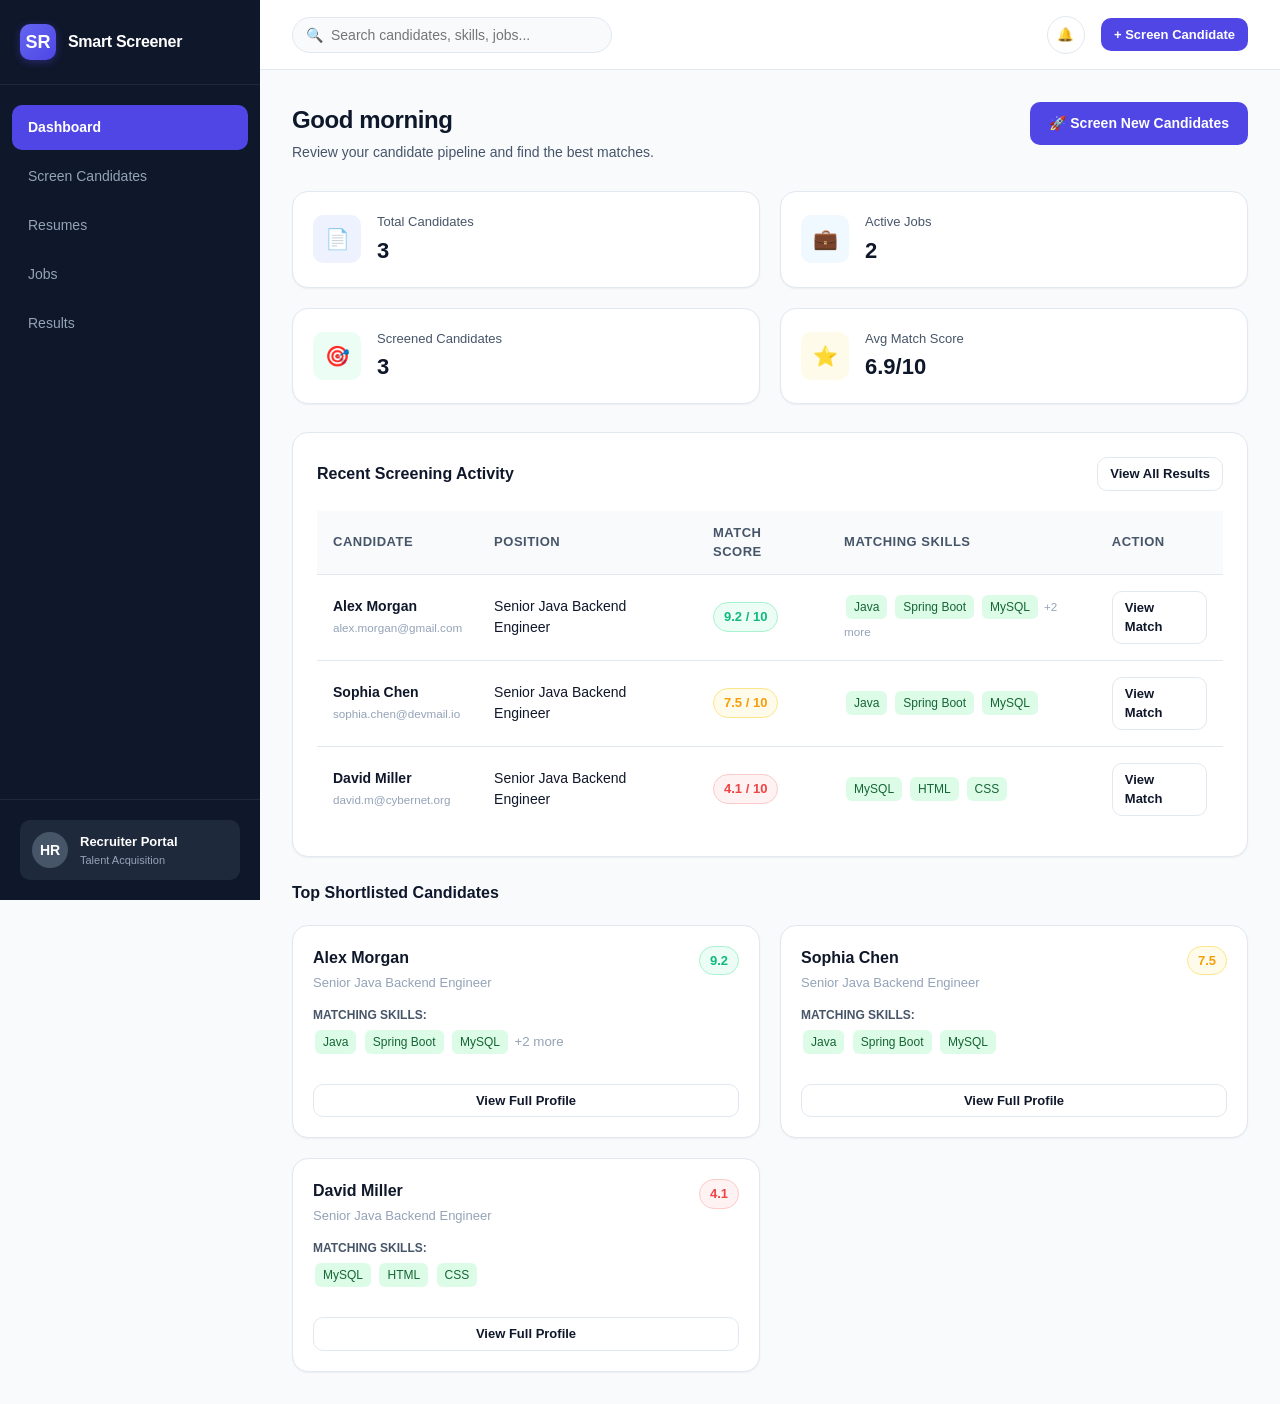
<file: src/main/resources/static/index.html>
<!DOCTYPE html>
<html lang="en">
<head>
    <meta charset="UTF-8">
    <meta name="viewport" content="width=device-width, initial-scale=1.0">
    <title>Smart Resume Screener</title>
    <script>
        window.location.href = 'dashboard.html';
    </script>
</head>
<body>
    <p>Redirecting to <a href="dashboard.html">Dashboard</a>...</p>
</body>
</html>
</file>
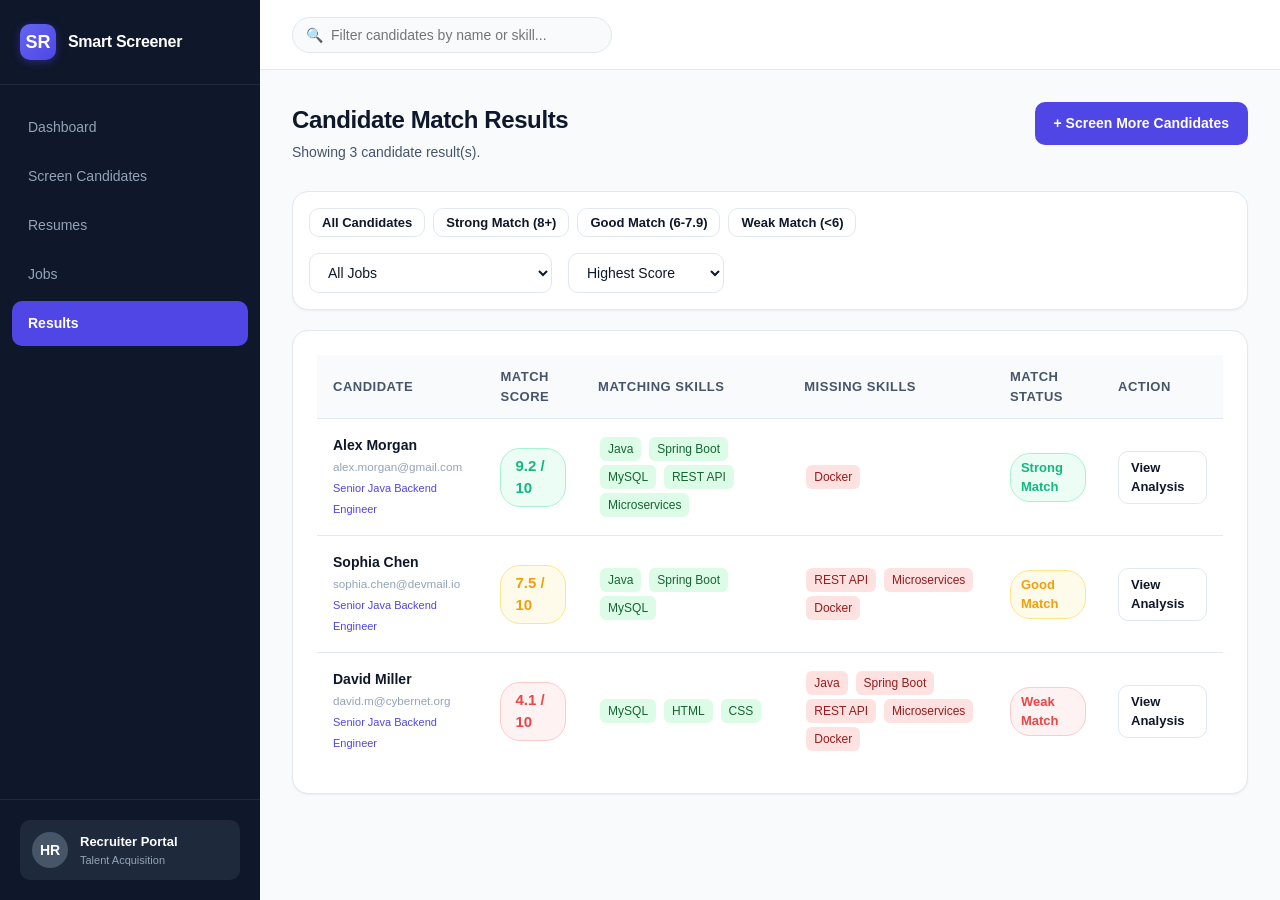
<file: src/main/resources/static/candidate.html>
<!DOCTYPE html>
<html lang="en">
<head>
    <meta charset="UTF-8">
    <meta name="viewport" content="width=device-width, initial-scale=1.0">
    <title>Candidate Scorecard - Smart Resume Screener</title>
    <link rel="stylesheet" href="css/style.css">
    <link rel="stylesheet" href="css/responsive.css">
</head>
<body>
    <div class="app-container">
        <!-- Sidebar -->
        <aside class="sidebar" id="sidebar">
            <div class="sidebar-header">
                <div class="sidebar-logo-icon">SR</div>
                <div class="sidebar-brand">Smart Screener</div>
            </div>
            <ul class="sidebar-menu">
                <li class="menu-item"><a href="dashboard.html">Dashboard</a></li>
                <li class="menu-item"><a href="screening.html">Screen Candidates</a></li>
                <li class="menu-item"><a href="resumes.html">Resumes</a></li>
                <li class="menu-item"><a href="jobs.html">Jobs</a></li>
                <li class="menu-item active"><a href="results.html">Results</a></li>
            </ul>
            <div class="sidebar-footer">
                <div class="recruiter-badge">
                    <div class="avatar">HR</div>
                    <div class="user-info">
                        <span class="user-name">Recruiter Portal</span>
                        <span class="user-role">Talent Acquisition</span>
                    </div>
                </div>
            </div>
        </aside>

        <!-- Main Wrapper -->
        <div class="main-wrapper">
            <header class="top-header">
                <button class="mobile-toggle" id="mobileToggle">☰</button>
                <a href="results.html" class="btn btn-secondary btn-sm">← Back to Results</a>
            </header>

            <main class="content-area">
                <!-- Candidate Header Card -->
                <div class="card">
                    <div style="display: flex; justify-content: space-between; align-items: flex-start; flex-wrap: wrap; gap: 20px;">
                        <div>
                            <h1 class="page-title" id="candName">Loading Candidate...</h1>
                            <div style="font-size: 16px; color: var(--primary); font-weight: 600; margin-top: 4px;" id="candJobTitle">Position Name</div>
                            <div class="flex gap-4 mt-4" style="color: var(--text-secondary); font-size: 14px;">
                                <span>📧 <span id="candEmail">--</span></span>
                                <span>📞 <span id="candPhone">--</span></span>
                            </div>
                        </div>

                        <!-- Score Banner -->
                        <div style="background: var(--background); border: 1px solid var(--border); padding: 20px 32px; border-radius: var(--radius-lg); text-align: center;">
                            <div style="font-size: 12px; font-weight: 700; text-transform: uppercase; color: var(--text-muted); letter-spacing: 1px;">AI Match Score</div>
                            <div style="font-size: 36px; font-weight: 800; margin: 4px 0;" id="scoreDisplay">0.0</div>
                            <div id="statusBadge" class="score-badge strong">Loading</div>
                        </div>
                    </div>

                    <div class="flex gap-2 mt-4" style="border-top: 1px solid var(--border); padding-top: 16px;">
                        <button class="btn btn-primary btn-sm" id="shortlistBtn">★ Shortlist Candidate</button>
                        <a href="#" id="downloadResumeBtn" class="btn btn-secondary btn-sm">📄 View Original Resume</a>
                    </div>
                </div>

                <!-- 2-Column Evaluation Grid -->
                <div style="display: grid; grid-template-columns: 2fr 1fr; gap: 24px;">
                    <!-- Left Column: AI Justification & Skills -->
                    <div>
                        <!-- AI Explanation Card -->
                        <div class="card">
                            <h2 class="card-title" style="margin-bottom: 12px;">🤖 AI Match Evaluation & Justification</h2>
                            <div style="font-size: 15px; color: var(--text-primary); line-height: 1.7; background-color: var(--background); padding: 16px; border-radius: var(--radius-md); border-left: 4px solid var(--primary);" id="aiReason">
                                Analyzing evaluation output...
                            </div>
                        </div>

                        <!-- Skills Matrix -->
                        <div class="card">
                            <h2 class="card-title">Skill Comparison Matrix</h2>
                            <div style="margin-top: 16px;">
                                <div style="font-weight: 600; font-size: 14px; color: #166534; margin-bottom: 8px;">✓ MATCHING REQUIRED SKILLS</div>
                                <div id="matchingSkillsBox" style="margin-bottom: 20px;"></div>

                                <div style="font-weight: 600; font-size: 14px; color: #991b1b; margin-bottom: 8px;">✗ MISSING SKILLS</div>
                                <div id="missingSkillsBox"></div>
                            </div>
                        </div>
                    </div>

                    <!-- Right Column: Verification Checks -->
                    <div>
                        <div class="card">
                            <h2 class="card-title">Requirement Verification</h2>
                            
                            <div style="margin-top: 16px; display: flex; flex-direction: column; gap: 16px;">
                                <div style="display: flex; align-items: center; justify-content: space-between; padding: 12px; background: var(--background); border-radius: var(--radius-md);">
                                    <div>
                                        <div style="font-weight: 600; font-size: 14px;">Experience Match</div>
                                        <div style="font-size: 12px; color: var(--text-secondary);">Relevant experience</div>
                                    </div>
                                    <span id="expCheckBadge" class="score-badge strong">Verified</span>
                                </div>

                                <div style="display: flex; align-items: center; justify-content: space-between; padding: 12px; background: var(--background); border-radius: var(--radius-md);">
                                    <div>
                                        <div style="font-weight: 600; font-size: 14px;">Education Match</div>
                                        <div style="font-size: 12px; color: var(--text-secondary);">Degree alignment</div>
                                    </div>
                                    <span id="eduCheckBadge" class="score-badge strong">Verified</span>
                                </div>
                            </div>
                        </div>

                        <!-- Extracted Resume Details -->
                        <div class="card">
                            <h2 class="card-title">Extracted Details</h2>
                            <div style="font-size: 13px; color: var(--text-secondary); margin-top: 12px;" id="extractedDetailsBox">
                                Loading candidate resume details...
                            </div>
                        </div>
                    </div>
                </div>
            </main>
        </div>
    </div>

    <script src="js/api.js"></script>
    <script src="js/candidate.js"></script>
</body>
</html>
</file>
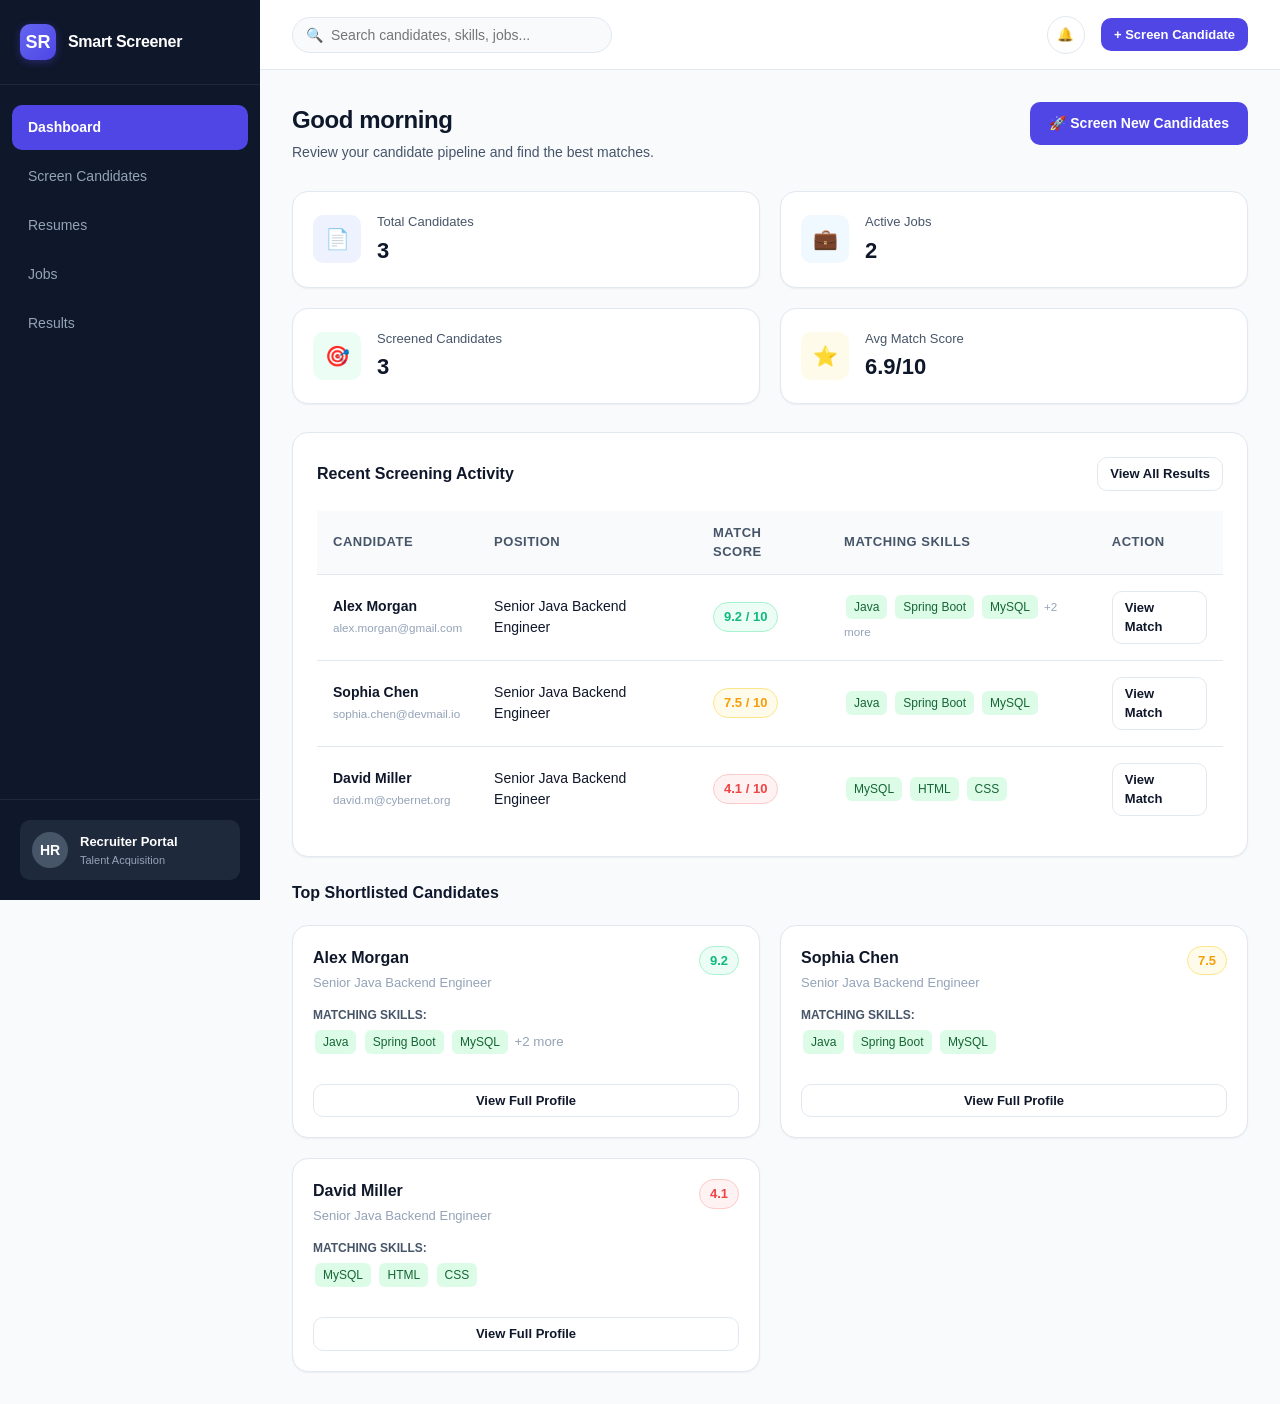
<file: src/main/resources/static/dashboard.html>
<!DOCTYPE html>
<html lang="en">
<head>
    <meta charset="UTF-8">
    <meta name="viewport" content="width=device-width, initial-scale=1.0">
    <title>Dashboard - Smart Resume Screener</title>
    <link rel="stylesheet" href="css/style.css">
    <link rel="stylesheet" href="css/responsive.css">
</head>
<body>
    <div class="app-container">
        <!-- Sidebar Navigation -->
        <aside class="sidebar" id="sidebar">
            <div class="sidebar-header">
                <div class="sidebar-logo-icon">SR</div>
                <div class="sidebar-brand">Smart Screener</div>
            </div>
            <ul class="sidebar-menu">
                <li class="menu-item active"><a href="dashboard.html">Dashboard</a></li>
                <li class="menu-item"><a href="screening.html">Screen Candidates</a></li>
                <li class="menu-item"><a href="resumes.html">Resumes</a></li>
                <li class="menu-item"><a href="jobs.html">Jobs</a></li>
                <li class="menu-item"><a href="results.html">Results</a></li>
            </ul>
            <div class="sidebar-footer">
                <div class="recruiter-badge">
                    <div class="avatar">HR</div>
                    <div class="user-info">
                        <span class="user-name">Recruiter Portal</span>
                        <span class="user-role">Talent Acquisition</span>
                    </div>
                </div>
            </div>
        </aside>

        <!-- Main Wrapper -->
        <div class="main-wrapper">
            <!-- Top Header -->
            <header class="top-header">
                <button class="mobile-toggle" id="mobileToggle">☰</button>
                <div class="header-search">
                    <span class="search-icon">🔍</span>
                    <input type="text" placeholder="Search candidates, skills, jobs...">
                </div>
                <div class="header-actions">
                    <button class="btn-icon" title="Notifications">🔔</button>
                    <a href="screening.html" class="btn btn-primary btn-sm">+ Screen Candidate</a>
                </div>
            </header>

            <!-- Page Content -->
            <main class="content-area">
                <div class="page-header">
                    <div>
                        <h1 class="page-title">Good morning</h1>
                        <p class="page-subtitle">Review your candidate pipeline and find the best matches.</p>
                    </div>
                    <a href="screening.html" class="btn btn-primary">🚀 Screen New Candidates</a>
                </div>

                <!-- Stats Grid -->
                <div class="stats-grid">
                    <div class="stat-card">
                        <div class="stat-icon indigo">📄</div>
                        <div>
                            <div class="stat-label">Total Candidates</div>
                            <div class="stat-value" id="statCandidates">0</div>
                        </div>
                    </div>
                    <div class="stat-card">
                        <div class="stat-icon sky">💼</div>
                        <div>
                            <div class="stat-label">Active Jobs</div>
                            <div class="stat-value" id="statJobs">0</div>
                        </div>
                    </div>
                    <div class="stat-card">
                        <div class="stat-icon emerald">🎯</div>
                        <div>
                            <div class="stat-label">Screened Candidates</div>
                            <div class="stat-value" id="statScreened">0</div>
                        </div>
                    </div>
                    <div class="stat-card">
                        <div class="stat-icon amber">⭐</div>
                        <div>
                            <div class="stat-label">Avg Match Score</div>
                            <div class="stat-value" id="statAvgScore">0.0</div>
                        </div>
                    </div>
                </div>

                <!-- Recent Screening Activity -->
                <div class="card">
                    <div class="card-header">
                        <h2 class="card-title">Recent Screening Activity</h2>
                        <a href="results.html" class="btn btn-secondary btn-sm">View All Results</a>
                    </div>
                    <div class="table-container">
                        <table class="table">
                            <thead>
                                <tr>
                                    <th>Candidate</th>
                                    <th>Position</th>
                                    <th>Match Score</th>
                                    <th>Matching Skills</th>
                                    <th>Action</th>
                                </tr>
                            </thead>
                            <tbody id="recentTableBody">
                                <tr>
                                    <td colspan="5" style="text-align: center; color: var(--text-muted);">Loading screening activity...</td>
                                </tr>
                            </tbody>
                        </table>
                    </div>
                </div>

                <!-- Top Candidates Section -->
                <div class="card-header mt-4">
                    <h2 class="card-title">Top Shortlisted Candidates</h2>
                </div>
                <div class="candidate-grid" id="topCandidatesGrid">
                    <!-- Dynamic Candidate Cards -->
                </div>
            </main>
        </div>
    </div>

    <script src="js/api.js"></script>
    <script src="js/dashboard.js"></script>
</body>
</html>
</file>
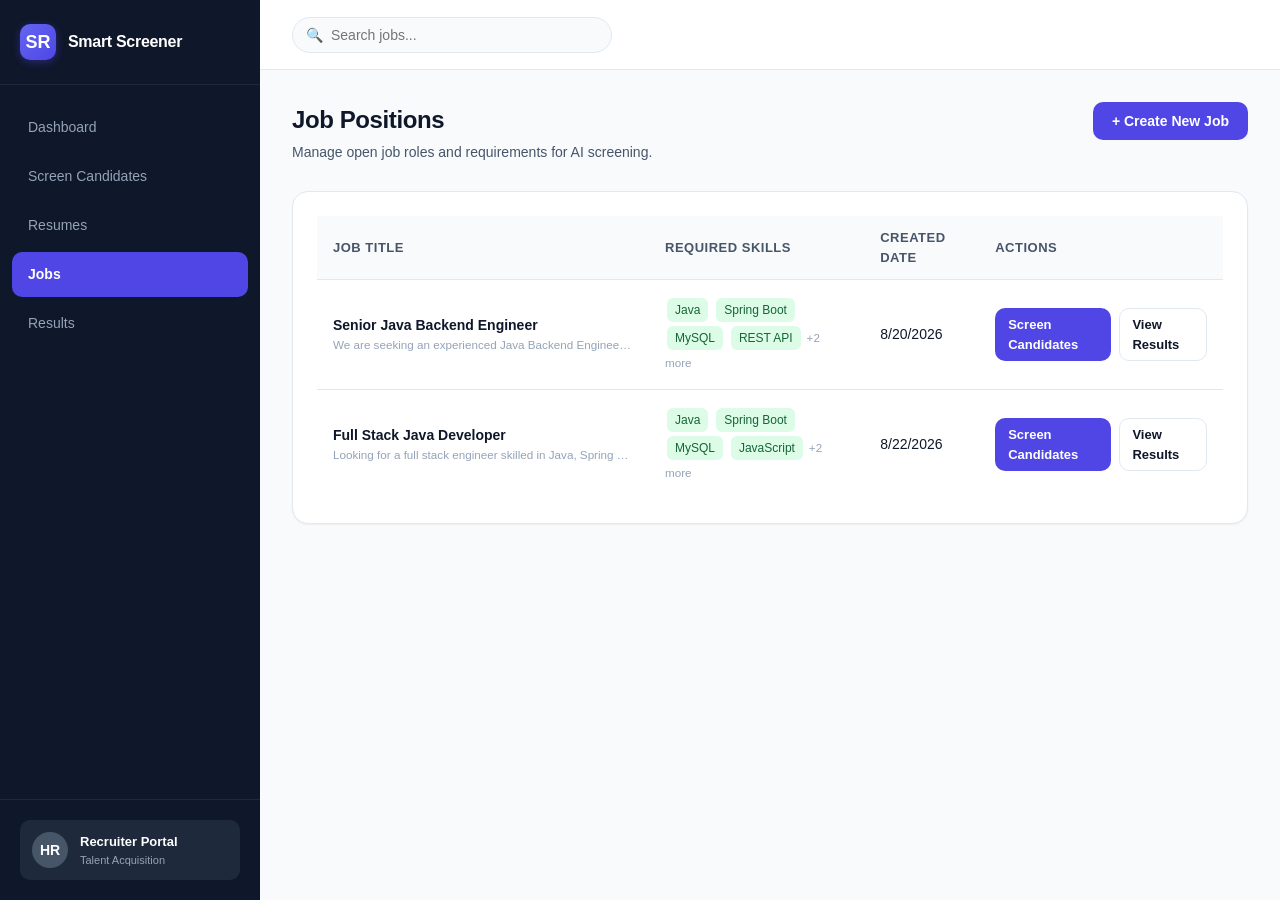
<file: src/main/resources/static/jobs.html>
<!DOCTYPE html>
<html lang="en">
<head>
    <meta charset="UTF-8">
    <meta name="viewport" content="width=device-width, initial-scale=1.0">
    <title>Job Positions - Smart Resume Screener</title>
    <link rel="stylesheet" href="css/style.css">
    <link rel="stylesheet" href="css/responsive.css">
</head>
<body>
    <div class="app-container">
        <!-- Sidebar -->
        <aside class="sidebar" id="sidebar">
            <div class="sidebar-header">
                <div class="sidebar-logo-icon">SR</div>
                <div class="sidebar-brand">Smart Screener</div>
            </div>
            <ul class="sidebar-menu">
                <li class="menu-item"><a href="dashboard.html">Dashboard</a></li>
                <li class="menu-item"><a href="screening.html">Screen Candidates</a></li>
                <li class="menu-item"><a href="resumes.html">Resumes</a></li>
                <li class="menu-item active"><a href="jobs.html">Jobs</a></li>
                <li class="menu-item"><a href="results.html">Results</a></li>
            </ul>
            <div class="sidebar-footer">
                <div class="recruiter-badge">
                    <div class="avatar">HR</div>
                    <div class="user-info">
                        <span class="user-name">Recruiter Portal</span>
                        <span class="user-role">Talent Acquisition</span>
                    </div>
                </div>
            </div>
        </aside>

        <!-- Main Wrapper -->
        <div class="main-wrapper">
            <header class="top-header">
                <button class="mobile-toggle" id="mobileToggle">☰</button>
                <div class="header-search">
                    <span class="search-icon">🔍</span>
                    <input type="text" placeholder="Search jobs...">
                </div>
            </header>

            <main class="content-area">
                <div class="page-header">
                    <div>
                        <h1 class="page-title">Job Positions</h1>
                        <p class="page-subtitle">Manage open job roles and requirements for AI screening.</p>
                    </div>
                    <button class="btn btn-primary" id="openCreateModalBtn">+ Create New Job</button>
                </div>

                <!-- Create Job Form Card (Collapsible) -->
                <div class="card" id="createJobCard" style="display: none;">
                    <div class="card-header">
                        <h2 class="card-title">Create Job Description</h2>
                        <button class="btn btn-secondary btn-sm" id="closeCreateModalBtn">✕ Cancel</button>
                    </div>
                    <form id="createJobForm">
                        <div class="form-group">
                            <label class="form-label" for="jobTitleInput">Job Title *</label>
                            <input type="text" id="jobTitleInput" class="form-control" placeholder="e.g. Java Backend Developer" required>
                        </div>

                        <div class="form-group">
                            <label class="form-label" for="jobSkillsInput">Required Skills</label>
                            <input type="text" id="jobSkillsInput" class="form-control" placeholder="e.g. Java, Spring Boot, MySQL, REST API, Microservices">
                        </div>

                        <div class="form-group">
                            <label class="form-label" for="jobDescInput">Job Description *</label>
                            <textarea id="jobDescInput" class="form-control" placeholder="Enter detailed job description, responsibilities, and qualifications..." required></textarea>
                        </div>

                        <div style="display: flex; justify-content: flex-end; gap: 10px;">
                            <button type="submit" class="btn btn-primary">Save Job Description</button>
                        </div>
                    </form>
                </div>

                <!-- Jobs Table Card -->
                <div class="card">
                    <div class="table-container">
                        <table class="table">
                            <thead>
                                <tr>
                                    <th>Job Title</th>
                                    <th>Required Skills</th>
                                    <th>Created Date</th>
                                    <th>Actions</th>
                                </tr>
                            </thead>
                            <tbody id="jobsTableBody">
                                <tr>
                                    <td colspan="4" style="text-align: center; color: var(--text-muted);">Loading job positions...</td>
                                </tr>
                            </tbody>
                        </table>
                    </div>
                </div>
            </main>
        </div>
    </div>

    <script src="js/api.js"></script>
    <script src="js/jobs.js"></script>
</body>
</html>
</file>
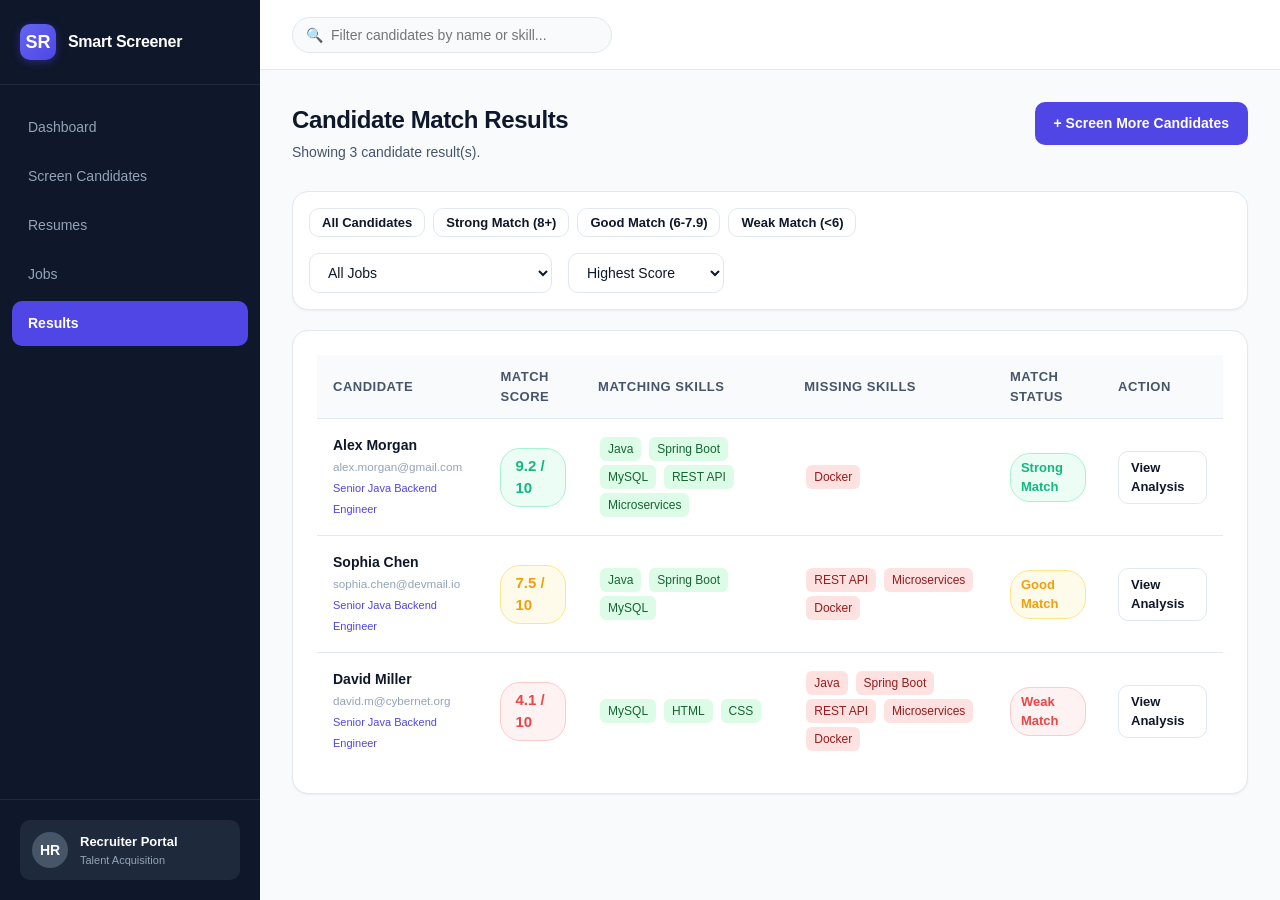
<file: src/main/resources/static/results.html>
<!DOCTYPE html>
<html lang="en">
<head>
    <meta charset="UTF-8">
    <meta name="viewport" content="width=device-width, initial-scale=1.0">
    <title>Screening Results - Smart Resume Screener</title>
    <link rel="stylesheet" href="css/style.css">
    <link rel="stylesheet" href="css/responsive.css">
</head>
<body>
    <div class="app-container">
        <!-- Sidebar -->
        <aside class="sidebar" id="sidebar">
            <div class="sidebar-header">
                <div class="sidebar-logo-icon">SR</div>
                <div class="sidebar-brand">Smart Screener</div>
            </div>
            <ul class="sidebar-menu">
                <li class="menu-item"><a href="dashboard.html">Dashboard</a></li>
                <li class="menu-item"><a href="screening.html">Screen Candidates</a></li>
                <li class="menu-item"><a href="resumes.html">Resumes</a></li>
                <li class="menu-item"><a href="jobs.html">Jobs</a></li>
                <li class="menu-item active"><a href="results.html">Results</a></li>
            </ul>
            <div class="sidebar-footer">
                <div class="recruiter-badge">
                    <div class="avatar">HR</div>
                    <div class="user-info">
                        <span class="user-name">Recruiter Portal</span>
                        <span class="user-role">Talent Acquisition</span>
                    </div>
                </div>
            </div>
        </aside>

        <!-- Main Wrapper -->
        <div class="main-wrapper">
            <header class="top-header">
                <button class="mobile-toggle" id="mobileToggle">☰</button>
                <div class="header-search">
                    <span class="search-icon">🔍</span>
                    <input type="text" id="searchInput" placeholder="Filter candidates by name or skill...">
                </div>
            </header>

            <main class="content-area">
                <div class="page-header">
                    <div>
                        <h1 class="page-title">Candidate Match Results</h1>
                        <p class="page-subtitle" id="resultsSubHeader">Ranked shortlist based on LLM semantic analysis.</p>
                    </div>
                    <a href="screening.html" class="btn btn-primary">+ Screen More Candidates</a>
                </div>

                <!-- Controls & Filters Bar -->
                <div class="card" style="padding: 16px; margin-bottom: 20px;">
                    <div style="display: flex; flex-wrap: wrap; justify-content: space-between; align-items: center; gap: 16px;">
                        <!-- Match Grade Filters -->
                        <div class="flex gap-2" id="filterBtnGroup">
                            <button class="btn btn-secondary btn-sm active-filter" data-filter="all">All Candidates</button>
                            <button class="btn btn-secondary btn-sm" data-filter="strong">Strong Match (8+)</button>
                            <button class="btn btn-secondary btn-sm" data-filter="good">Good Match (6-7.9)</button>
                            <button class="btn btn-secondary btn-sm" data-filter="weak">Weak Match (<6)</button>
                        </div>

                        <!-- Sorting Dropdown & Job Switcher -->
                        <div class="flex gap-4 items-center">
                            <select id="jobFilterSelect" class="form-control" style="width: auto;">
                                <option value="all">All Jobs</option>
                            </select>

                            <select id="sortSelect" class="form-control" style="width: auto;">
                                <option value="score-desc">Highest Score</option>
                                <option value="score-asc">Lowest Score</option>
                                <option value="name-asc">Candidate Name</option>
                            </select>
                        </div>
                    </div>
                </div>

                <!-- Results Table -->
                <div class="card">
                    <div class="table-container">
                        <table class="table">
                            <thead>
                                <tr>
                                    <th>Candidate</th>
                                    <th>Match Score</th>
                                    <th>Matching Skills</th>
                                    <th>Missing Skills</th>
                                    <th>Match Status</th>
                                    <th>Action</th>
                                </tr>
                            </thead>
                            <tbody id="resultsTableBody">
                                <tr>
                                    <td colspan="6" style="text-align: center; color: var(--text-muted);">Loading screening results...</td>
                                </tr>
                            </tbody>
                        </table>
                    </div>
                </div>
            </main>
        </div>
    </div>

    <script src="js/api.js"></script>
    <script src="js/results.js"></script>
</body>
</html>
</file>
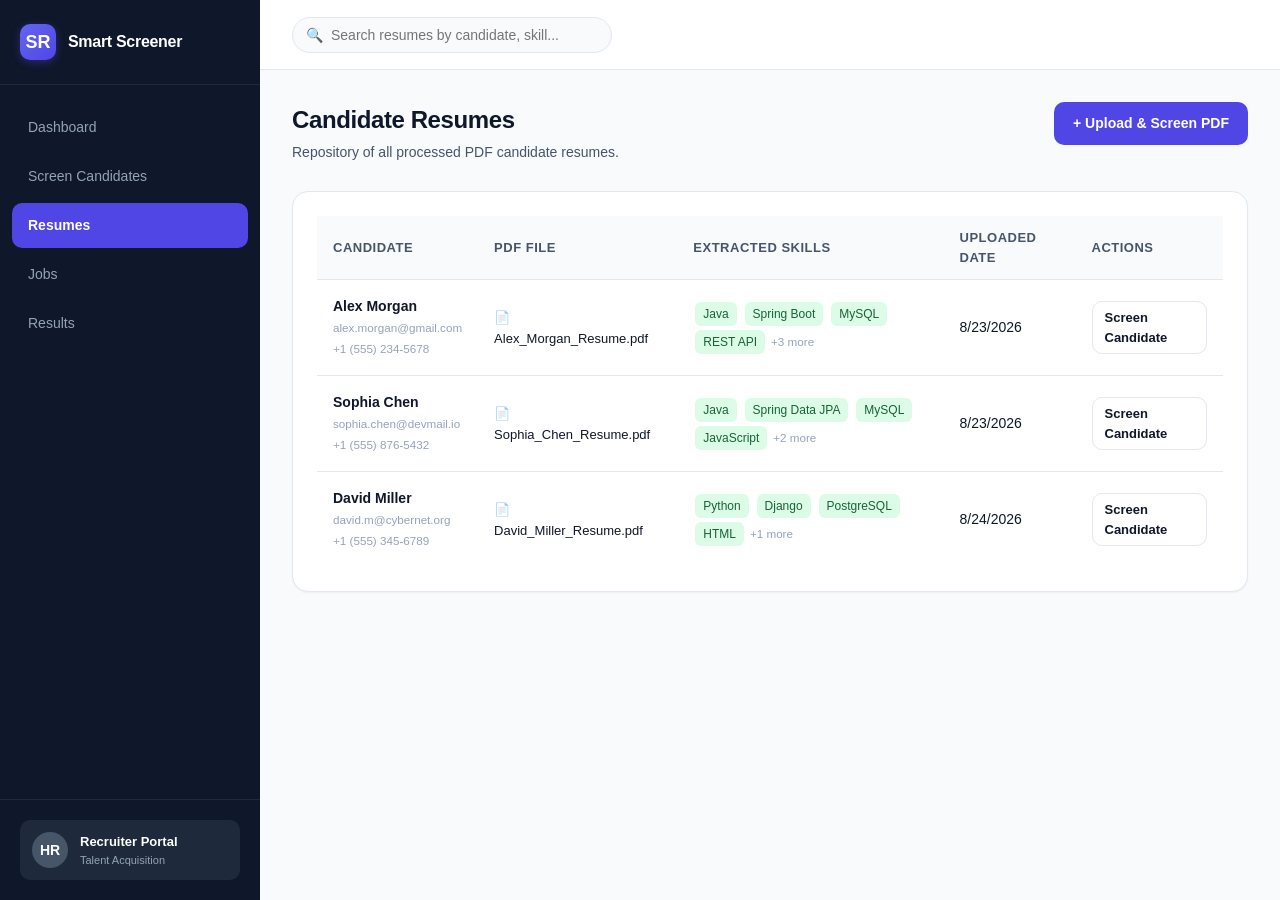
<file: src/main/resources/static/resumes.html>
<!DOCTYPE html>
<html lang="en">
<head>
    <meta charset="UTF-8">
    <meta name="viewport" content="width=device-width, initial-scale=1.0">
    <title>Resumes Repository - Smart Resume Screener</title>
    <link rel="stylesheet" href="css/style.css">
    <link rel="stylesheet" href="css/responsive.css">
</head>
<body>
    <div class="app-container">
        <!-- Sidebar -->
        <aside class="sidebar" id="sidebar">
            <div class="sidebar-header">
                <div class="sidebar-logo-icon">SR</div>
                <div class="sidebar-brand">Smart Screener</div>
            </div>
            <ul class="sidebar-menu">
                <li class="menu-item"><a href="dashboard.html">Dashboard</a></li>
                <li class="menu-item"><a href="screening.html">Screen Candidates</a></li>
                <li class="menu-item active"><a href="resumes.html">Resumes</a></li>
                <li class="menu-item"><a href="jobs.html">Jobs</a></li>
                <li class="menu-item"><a href="results.html">Results</a></li>
            </ul>
            <div class="sidebar-footer">
                <div class="recruiter-badge">
                    <div class="avatar">HR</div>
                    <div class="user-info">
                        <span class="user-name">Recruiter Portal</span>
                        <span class="user-role">Talent Acquisition</span>
                    </div>
                </div>
            </div>
        </aside>

        <!-- Main Wrapper -->
        <div class="main-wrapper">
            <header class="top-header">
                <button class="mobile-toggle" id="mobileToggle">☰</button>
                <div class="header-search">
                    <span class="search-icon">🔍</span>
                    <input type="text" id="resumeSearchInput" placeholder="Search resumes by candidate, skill...">
                </div>
            </header>

            <main class="content-area">
                <div class="page-header">
                    <div>
                        <h1 class="page-title">Candidate Resumes</h1>
                        <p class="page-subtitle">Repository of all processed PDF candidate resumes.</p>
                    </div>
                    <a href="screening.html" class="btn btn-primary">+ Upload & Screen PDF</a>
                </div>

                <!-- Resumes Table Card -->
                <div class="card">
                    <div class="table-container">
                        <table class="table">
                            <thead>
                                <tr>
                                    <th>Candidate</th>
                                    <th>PDF File</th>
                                    <th>Extracted Skills</th>
                                    <th>Uploaded Date</th>
                                    <th>Actions</th>
                                </tr>
                            </thead>
                            <tbody id="resumesTableBody">
                                <tr>
                                    <td colspan="5" style="text-align: center; color: var(--text-muted);">Loading resumes...</td>
                                </tr>
                            </tbody>
                        </table>
                    </div>
                </div>
            </main>
        </div>
    </div>

    <script src="js/api.js"></script>
    <script src="js/resumes.js"></script>
</body>
</html>
</file>
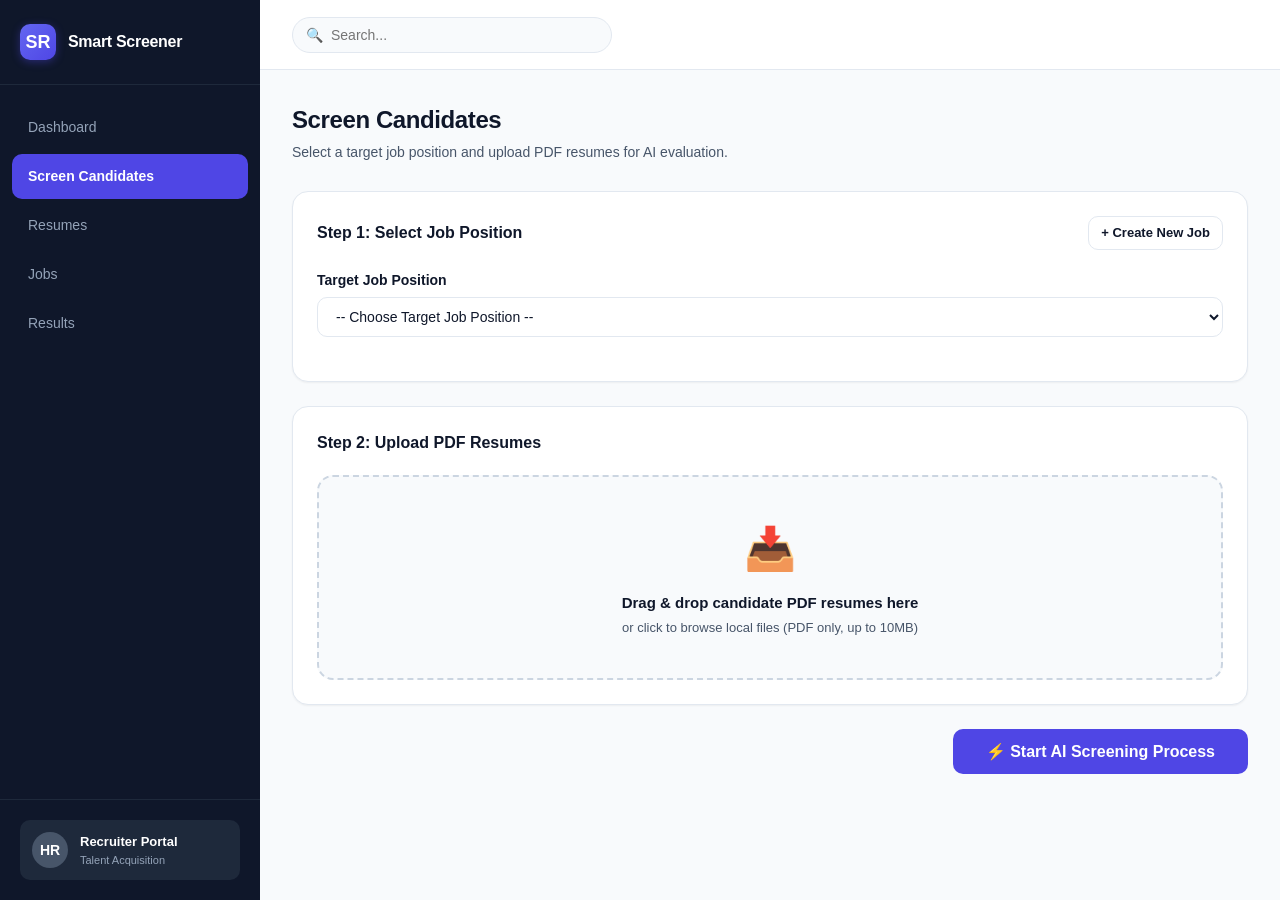
<file: src/main/resources/static/screening.html>
<!DOCTYPE html>
<html lang="en">
<head>
    <meta charset="UTF-8">
    <meta name="viewport" content="width=device-width, initial-scale=1.0">
    <title>Screen Candidates - Smart Resume Screener</title>
    <link rel="stylesheet" href="css/style.css">
    <link rel="stylesheet" href="css/responsive.css">
</head>
<body>
    <div class="app-container">
        <!-- Sidebar -->
        <aside class="sidebar" id="sidebar">
            <div class="sidebar-header">
                <div class="sidebar-logo-icon">SR</div>
                <div class="sidebar-brand">Smart Screener</div>
            </div>
            <ul class="sidebar-menu">
                <li class="menu-item"><a href="dashboard.html">Dashboard</a></li>
                <li class="menu-item active"><a href="screening.html">Screen Candidates</a></li>
                <li class="menu-item"><a href="resumes.html">Resumes</a></li>
                <li class="menu-item"><a href="jobs.html">Jobs</a></li>
                <li class="menu-item"><a href="results.html">Results</a></li>
            </ul>
            <div class="sidebar-footer">
                <div class="recruiter-badge">
                    <div class="avatar">HR</div>
                    <div class="user-info">
                        <span class="user-name">Recruiter Portal</span>
                        <span class="user-role">Talent Acquisition</span>
                    </div>
                </div>
            </div>
        </aside>

        <!-- Main Wrapper -->
        <div class="main-wrapper">
            <header class="top-header">
                <button class="mobile-toggle" id="mobileToggle">☰</button>
                <div class="header-search">
                    <span class="search-icon">🔍</span>
                    <input type="text" placeholder="Search...">
                </div>
            </header>

            <main class="content-area">
                <div class="page-header">
                    <div>
                        <h1 class="page-title">Screen Candidates</h1>
                        <p class="page-subtitle">Select a target job position and upload PDF resumes for AI evaluation.</p>
                    </div>
                </div>

                <!-- Workflow Step 1: Select Job -->
                <div class="card">
                    <div class="card-header">
                        <h2 class="card-title">Step 1: Select Job Position</h2>
                        <a href="jobs.html" class="btn btn-secondary btn-sm">+ Create New Job</a>
                    </div>
                    <div class="form-group">
                        <label class="form-label" for="jobSelect">Target Job Position</label>
                        <select id="jobSelect" class="form-control">
                            <option value="">-- Loading positions --</option>
                        </select>
                    </div>
                    <div id="jobDetailsBox" style="background-color: var(--background); padding: 16px; border-radius: var(--radius-md); display: none;">
                        <div style="font-weight: 600; margin-bottom: 4px;" id="selectedJobTitle"></div>
                        <div style="font-size: 13px; color: var(--text-secondary); margin-bottom: 8px;" id="selectedJobSkills"></div>
                        <div style="font-size: 13px; color: var(--text-secondary);" id="selectedJobDesc"></div>
                    </div>
                </div>

                <!-- Workflow Step 2: Upload Resumes -->
                <div class="card">
                    <div class="card-header">
                        <h2 class="card-title">Step 2: Upload PDF Resumes</h2>
                    </div>
                    
                    <div class="dropzone" id="dropzone">
                        <div class="dropzone-icon">📥</div>
                        <div class="dropzone-text">Drag & drop candidate PDF resumes here</div>
                        <div class="dropzone-subtext">or click to browse local files (PDF only, up to 10MB)</div>
                        <input type="file" id="fileInput" accept=".pdf" multiple style="display: none;">
                    </div>

                    <!-- Uploaded Files Queue -->
                    <div class="mt-4" id="filesQueueContainer" style="display: none;">
                        <div style="font-weight: 600; font-size: 14px; margin-bottom: 10px;">Staged PDF Resumes:</div>
                        <div id="filesList" style="display: flex; flex-direction: column; gap: 8px;"></div>
                    </div>
                </div>

                <!-- Workflow Step 3: Action -->
                <div style="display: flex; justify-content: flex-end; margin-top: 20px;">
                    <button id="startScreeningBtn" class="btn btn-primary" style="padding: 12px 32px; font-size: 16px;">
                        ⚡ Start AI Screening Process
                    </button>
                </div>
            </main>
        </div>
    </div>

    <!-- Loading Overlay -->
    <div class="loading-overlay" id="loadingOverlay">
        <div class="spinner"></div>
        <h2 style="font-size: 20px; font-weight: 700; margin-bottom: 8px;">Analyzing resumes with LLM AI...</h2>
        <p style="font-size: 14px; opacity: 0.9;" id="loadingStatusText">Extracting PDF text and evaluating match scores...</p>
    </div>

    <script src="js/api.js"></script>
    <script src="js/screening.js"></script>
</body>
</html>
</file>
<file: src/main/resources/static/css/style.css>
/* ==========================================================================
   SMART RESUME SCREENER - MODERN RECRUITMENT SAAS STYLESHEET
   ========================================================================== */

:root {
    /* Color Palette */
    --primary: #4f46e5;
    --primary-hover: #4338ca;
    --primary-light: #eef2ff;
    --secondary: #0f172a;
    --background: #f8fafc;
    --surface: #ffffff;
    --border: #e2e8f0;
    --border-hover: #cbd5e1;
    
    /* Text Colors */
    --text-primary: #0f172a;
    --text-secondary: #475569;
    --text-muted: #94a3b8;
    
    /* Status & Badge Colors */
    --match-high: #10b981;
    --match-high-bg: #ecfdf5;
    --match-high-border: #a7f3d0;
    
    --match-medium: #f59e0b;
    --match-medium-bg: #fffbeb;
    --match-medium-border: #fde68a;
    
    --match-low: #ef4444;
    --match-low-bg: #fef2f2;
    --match-low-border: #fecaca;
    
    /* Typography */
    --font-family: -apple-system, BlinkMacSystemFont, "Segoe UI", Roboto, Helvetica, Arial, sans-serif;
    
    /* Layout Dimensions */
    --sidebar-width: 260px;
    --header-height: 70px;
    
    /* Shadows & Border Radius */
    --radius-sm: 6px;
    --radius-md: 10px;
    --radius-lg: 16px;
    --shadow-sm: 0 1px 2px 0 rgba(0, 0, 0, 0.05);
    --shadow-md: 0 4px 6px -1px rgba(0, 0, 0, 0.1), 0 2px 4px -1px rgba(0, 0, 0, 0.06);
    --shadow-lg: 0 10px 15px -3px rgba(0, 0, 0, 0.1), 0 4px 6px -2px rgba(0, 0, 0, 0.05);
}

/* Reset & Base Styles */
* {
    margin: 0;
    padding: 0;
    box-sizing: border-box;
}

body {
    font-family: var(--font-family);
    background-color: var(--background);
    color: var(--text-primary);
    line-height: 1.5;
    -webkit-font-smoothing: antialiased;
}

a {
    color: var(--primary);
    text-decoration: none;
}

/* Layout Shell */
.app-container {
    display: flex;
    min-height: 100vh;
}

/* Sidebar */
.sidebar {
    width: var(--sidebar-width);
    background-color: #0f172a;
    color: #f8fafc;
    display: flex;
    flex-direction: column;
    position: fixed;
    top: 0;
    bottom: 0;
    left: 0;
    z-index: 100;
    transition: transform 0.3s ease;
}

.sidebar-header {
    padding: 24px 20px;
    display: flex;
    align-items: center;
    gap: 12px;
    border-bottom: 1px solid #1e293b;
}

.sidebar-logo-icon {
    width: 36px;
    height: 36px;
    background: linear-gradient(135deg, #6366f1, #4f46e5);
    border-radius: var(--radius-md);
    display: flex;
    align-items: center;
    justify-content: center;
    font-weight: 700;
    color: #ffffff;
    font-size: 18px;
    box-shadow: 0 2px 8px rgba(79, 70, 229, 0.4);
}

.sidebar-brand {
    font-size: 16px;
    font-weight: 700;
    letter-spacing: -0.3px;
    color: #ffffff;
}

.sidebar-menu {
    padding: 20px 12px;
    list-style: none;
    flex-grow: 1;
    display: flex;
    flex-direction: column;
    gap: 4px;
}

.menu-item a {
    display: flex;
    align-items: center;
    gap: 12px;
    padding: 12px 16px;
    color: #94a3b8;
    font-size: 14px;
    font-weight: 500;
    border-radius: var(--radius-md);
    transition: all 0.2s ease;
}

.menu-item a:hover {
    color: #ffffff;
    background-color: #1e293b;
}

.menu-item.active a {
    color: #ffffff;
    background-color: var(--primary);
    font-weight: 600;
}

.sidebar-footer {
    padding: 20px;
    border-top: 1px solid #1e293b;
}

.recruiter-badge {
    display: flex;
    align-items: center;
    gap: 12px;
    background-color: #1e293b;
    padding: 12px;
    border-radius: var(--radius-md);
}

.avatar {
    width: 36px;
    height: 36px;
    border-radius: 50%;
    background-color: #475569;
    color: #ffffff;
    display: flex;
    align-items: center;
    justify-content: center;
    font-weight: 600;
    font-size: 14px;
}

.user-info {
    display: flex;
    flex-direction: column;
}

.user-name {
    font-size: 13px;
    font-weight: 600;
    color: #ffffff;
}

.user-role {
    font-size: 11px;
    color: #94a3b8;
}

/* Main Area */
.main-wrapper {
    margin-left: var(--sidebar-width);
    flex: 1;
    display: flex;
    flex-direction: column;
    min-width: 0;
}

/* Top Header */
.top-header {
    height: var(--header-height);
    background-color: var(--surface);
    border-bottom: 1px solid var(--border);
    display: flex;
    align-items: center;
    justify-content: space-between;
    padding: 0 32px;
    position: sticky;
    top: 0;
    z-index: 90;
}

.mobile-toggle {
    display: none;
    background: none;
    border: none;
    font-size: 22px;
    cursor: pointer;
    color: var(--text-primary);
}

.header-search {
    position: relative;
    width: 320px;
}

.header-search input {
    width: 100%;
    padding: 9px 16px 9px 38px;
    border: 1px solid var(--border);
    border-radius: 20px;
    font-size: 14px;
    outline: none;
    background-color: var(--background);
    transition: all 0.2s ease;
}

.header-search input:focus {
    border-color: var(--primary);
    background-color: var(--surface);
    box-shadow: 0 0 0 3px rgba(79, 70, 229, 0.1);
}

.search-icon {
    position: absolute;
    left: 14px;
    top: 50%;
    transform: translateY(-50%);
    color: var(--text-muted);
    font-size: 14px;
}

.header-actions {
    display: flex;
    align-items: center;
    gap: 16px;
}

.btn-icon {
    width: 38px;
    height: 38px;
    border-radius: 50%;
    border: 1px solid var(--border);
    background-color: var(--surface);
    display: flex;
    align-items: center;
    justify-content: center;
    cursor: pointer;
    color: var(--text-secondary);
    transition: all 0.2s ease;
}

.btn-icon:hover {
    background-color: var(--background);
    color: var(--text-primary);
}

/* Page Content */
.content-area {
    padding: 32px;
    flex: 1;
}

.page-header {
    margin-bottom: 28px;
    display: flex;
    justify-content: space-between;
    align-items: flex-start;
}

.page-title {
    font-size: 24px;
    font-weight: 700;
    color: var(--text-primary);
    letter-spacing: -0.4px;
}

.page-subtitle {
    font-size: 14px;
    color: var(--text-secondary);
    margin-top: 4px;
}

/* Buttons */
.btn {
    display: inline-flex;
    align-items: center;
    justify-content: center;
    gap: 8px;
    padding: 10px 18px;
    font-size: 14px;
    font-weight: 600;
    border-radius: var(--radius-md);
    border: 1px solid transparent;
    cursor: pointer;
    transition: all 0.2s ease;
}

.btn-primary {
    background-color: var(--primary);
    color: #ffffff;
}

.btn-primary:hover {
    background-color: var(--primary-hover);
}

.btn-secondary {
    background-color: var(--surface);
    border-color: var(--border);
    color: var(--text-primary);
}

.btn-secondary:hover {
    background-color: var(--background);
    border-color: var(--border-hover);
}

.btn-sm {
    padding: 6px 12px;
    font-size: 13px;
}

/* Cards */
.card {
    background-color: var(--surface);
    border: 1px solid var(--border);
    border-radius: var(--radius-lg);
    box-shadow: var(--shadow-sm);
    padding: 24px;
    margin-bottom: 24px;
}

.card-header {
    display: flex;
    align-items: center;
    justify-content: space-between;
    margin-bottom: 20px;
}

.card-title {
    font-size: 16px;
    font-weight: 700;
    color: var(--text-primary);
}

/* Stats Grid */
.stats-grid {
    display: grid;
    grid-template-columns: repeat(4, 1fr);
    gap: 20px;
    margin-bottom: 28px;
}

.stat-card {
    background-color: var(--surface);
    border: 1px solid var(--border);
    border-radius: var(--radius-lg);
    padding: 20px;
    box-shadow: var(--shadow-sm);
    display: flex;
    align-items: center;
    gap: 16px;
}

.stat-icon {
    width: 48px;
    height: 48px;
    border-radius: var(--radius-md);
    display: flex;
    align-items: center;
    justify-content: center;
    font-size: 20px;
}

.stat-icon.indigo { background-color: #eef2ff; color: #4f46e5; }
.stat-icon.emerald { background-color: #ecfdf5; color: #10b981; }
.stat-icon.amber { background-color: #fffbeb; color: #f59e0b; }
.stat-icon.sky { background-color: #f0f9ff; color: #0284c7; }

.stat-label {
    font-size: 13px;
    color: var(--text-secondary);
    font-weight: 500;
}

.stat-value {
    font-size: 22px;
    font-weight: 700;
    color: var(--text-primary);
    margin-top: 2px;
}

/* Tables */
.table-container {
    width: 100%;
    overflow-x: auto;
}

.table {
    width: 100%;
    border-collapse: collapse;
    text-align: left;
    font-size: 14px;
}

.table th {
    background-color: var(--background);
    padding: 12px 16px;
    font-weight: 600;
    color: var(--text-secondary);
    border-bottom: 1px solid var(--border);
    font-size: 13px;
    text-transform: uppercase;
    letter-spacing: 0.5px;
}

.table td {
    padding: 16px;
    border-bottom: 1px solid var(--border);
    color: var(--text-primary);
    vertical-align: middle;
}

.table tr:last-child td {
    border-bottom: none;
}

.table tr:hover td {
    background-color: #f8fafc;
}

/* Badges & Scores */
.score-badge {
    display: inline-flex;
    align-items: center;
    justify-content: center;
    padding: 4px 10px;
    border-radius: 20px;
    font-weight: 700;
    font-size: 13px;
}

.score-badge.strong {
    background-color: var(--match-high-bg);
    color: var(--match-high);
    border: 1px solid var(--match-high-border);
}

.score-badge.good {
    background-color: var(--match-medium-bg);
    color: var(--match-medium);
    border: 1px solid var(--match-medium-border);
}

.score-badge.weak {
    background-color: var(--match-low-bg);
    color: var(--match-low);
    border: 1px solid var(--match-low-border);
}

.skill-tag {
    display: inline-block;
    padding: 3px 8px;
    background-color: #f1f5f9;
    color: #334155;
    border-radius: var(--radius-sm);
    font-size: 12px;
    font-weight: 500;
    margin: 2px;
}

.skill-tag.matched {
    background-color: #dcfce7;
    color: #166534;
}

.skill-tag.missing {
    background-color: #fee2e2;
    color: #991b1b;
}

/* Forms & Selects */
.form-group {
    margin-bottom: 20px;
}

.form-label {
    display: block;
    font-size: 14px;
    font-weight: 600;
    color: var(--text-primary);
    margin-bottom: 6px;
}

.form-control {
    width: 100%;
    padding: 10px 14px;
    border: 1px solid var(--border);
    border-radius: var(--radius-md);
    font-size: 14px;
    color: var(--text-primary);
    background-color: var(--surface);
    outline: none;
    transition: all 0.2s ease;
}

.form-control:focus {
    border-color: var(--primary);
    box-shadow: 0 0 0 3px rgba(79, 70, 229, 0.1);
}

textarea.form-control {
    min-height: 120px;
    resize: vertical;
}

/* Upload Dropzone */
.dropzone {
    border: 2px dashed var(--border-hover);
    border-radius: var(--radius-lg);
    padding: 40px;
    text-align: center;
    background-color: var(--background);
    cursor: pointer;
    transition: all 0.2s ease;
}

.dropzone:hover, .dropzone.dragover {
    border-color: var(--primary);
    background-color: var(--primary-light);
}

.dropzone-icon {
    font-size: 42px;
    color: var(--primary);
    margin-bottom: 12px;
}

.dropzone-text {
    font-size: 15px;
    font-weight: 600;
    color: var(--text-primary);
}

.dropzone-subtext {
    font-size: 13px;
    color: var(--text-secondary);
    margin-top: 4px;
}

/* Candidate Grid */
.candidate-grid {
    display: grid;
    grid-template-columns: repeat(auto-fill, minmax(320px, 1fr));
    gap: 20px;
}

.candidate-card {
    background-color: var(--surface);
    border: 1px solid var(--border);
    border-radius: var(--radius-lg);
    padding: 20px;
    box-shadow: var(--shadow-sm);
    display: flex;
    flex-direction: column;
    justify-content: space-between;
    transition: transform 0.2s ease, box-shadow 0.2s ease;
}

.candidate-card:hover {
    transform: translateY(-2px);
    box-shadow: var(--shadow-md);
}

.candidate-card-header {
    display: flex;
    align-items: flex-start;
    justify-content: space-between;
    margin-bottom: 12px;
}

/* Loading Overlay */
.loading-overlay {
    position: fixed;
    inset: 0;
    background-color: rgba(15, 23, 42, 0.7);
    backdrop-filter: blur(4px);
    display: flex;
    flex-direction: column;
    align-items: center;
    justify-content: center;
    z-index: 1000;
    color: #ffffff;
    opacity: 0;
    pointer-events: none;
    transition: opacity 0.3s ease;
}

.loading-overlay.active {
    opacity: 1;
    pointer-events: auto;
}

.spinner {
    width: 48px;
    height: 48px;
    border: 4px solid rgba(255, 255, 255, 0.2);
    border-top-color: #ffffff;
    border-radius: 50%;
    animation: spin 0.8s linear infinite;
    margin-bottom: 16px;
}

@keyframes spin {
    to { transform: rotate(360deg); }
}

/* Utility Classes */
.flex { display: flex; }
.items-center { align-items: center; }
.justify-between { justify-content: space-between; }
.gap-2 { gap: 8px; }
.gap-4 { gap: 16px; }
.mt-4 { margin-top: 16px; }
.mb-4 { margin-bottom: 16px; }
.text-muted { color: var(--text-muted); }
</file>
<file: src/main/resources/static/css/responsive.css>
/* ==========================================================================
   SMART RESUME SCREENER - RESPONSIVE STYLESHEET
   ========================================================================== */

/* Large Laptops & Desktops (<= 1280px) */
@media (max-width: 1280px) {
    .stats-grid {
        grid-template-columns: repeat(2, 1fr);
    }
}

/* Tablets & Small Laptops (<= 1024px) */
@media (max-width: 1024px) {
    :root {
        --sidebar-width: 220px;
    }
    .content-area {
        padding: 24px;
    }
}

/* Mobile & Tablets (<= 768px) */
@media (max-width: 768px) {
    .sidebar {
        transform: translateX(-100%);
        width: 260px;
    }

    .sidebar.open {
        transform: translateX(0);
    }

    .main-wrapper {
        margin-left: 0;
    }

    .mobile-toggle {
        display: block;
    }

    .top-header {
        padding: 0 16px;
    }

    .header-search {
        width: 200px;
    }

    .content-area {
        padding: 16px;
    }

    .stats-grid {
        grid-template-columns: repeat(2, 1fr);
        gap: 12px;
    }

    .page-header {
        flex-direction: column;
        gap: 12px;
    }

    .candidate-grid {
        grid-template-columns: 1fr;
    }
}

/* Mobile Screens (<= 430px, 390px, 375px) */
@media (max-width: 480px) {
    .stats-grid {
        grid-template-columns: 1fr;
    }

    .header-search {
        display: none;
    }

    .stat-card {
        padding: 14px;
    }

    .stat-value {
        font-size: 18px;
    }

    .card {
        padding: 16px;
    }

    .table th, .table td {
        padding: 10px 8px;
        font-size: 12px;
    }

    .btn {
        width: 100%;
    }
}
</file>
